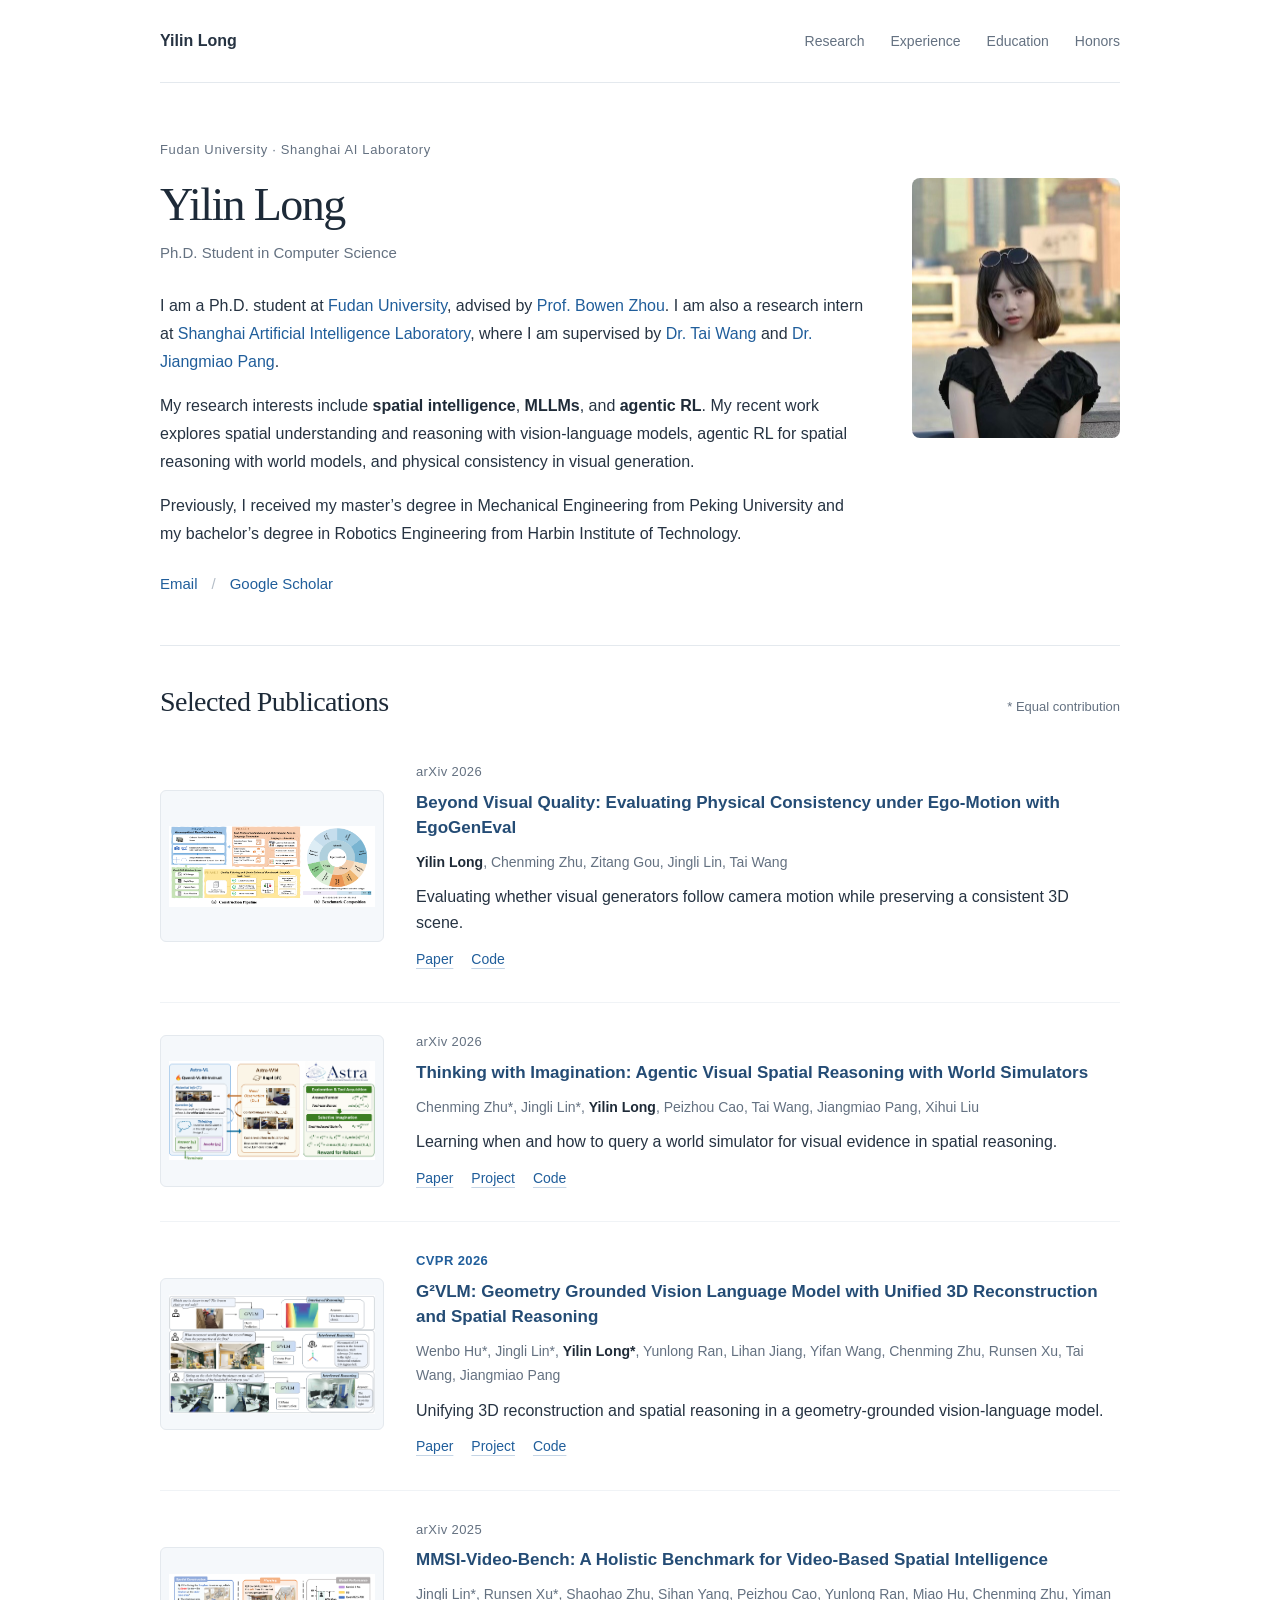
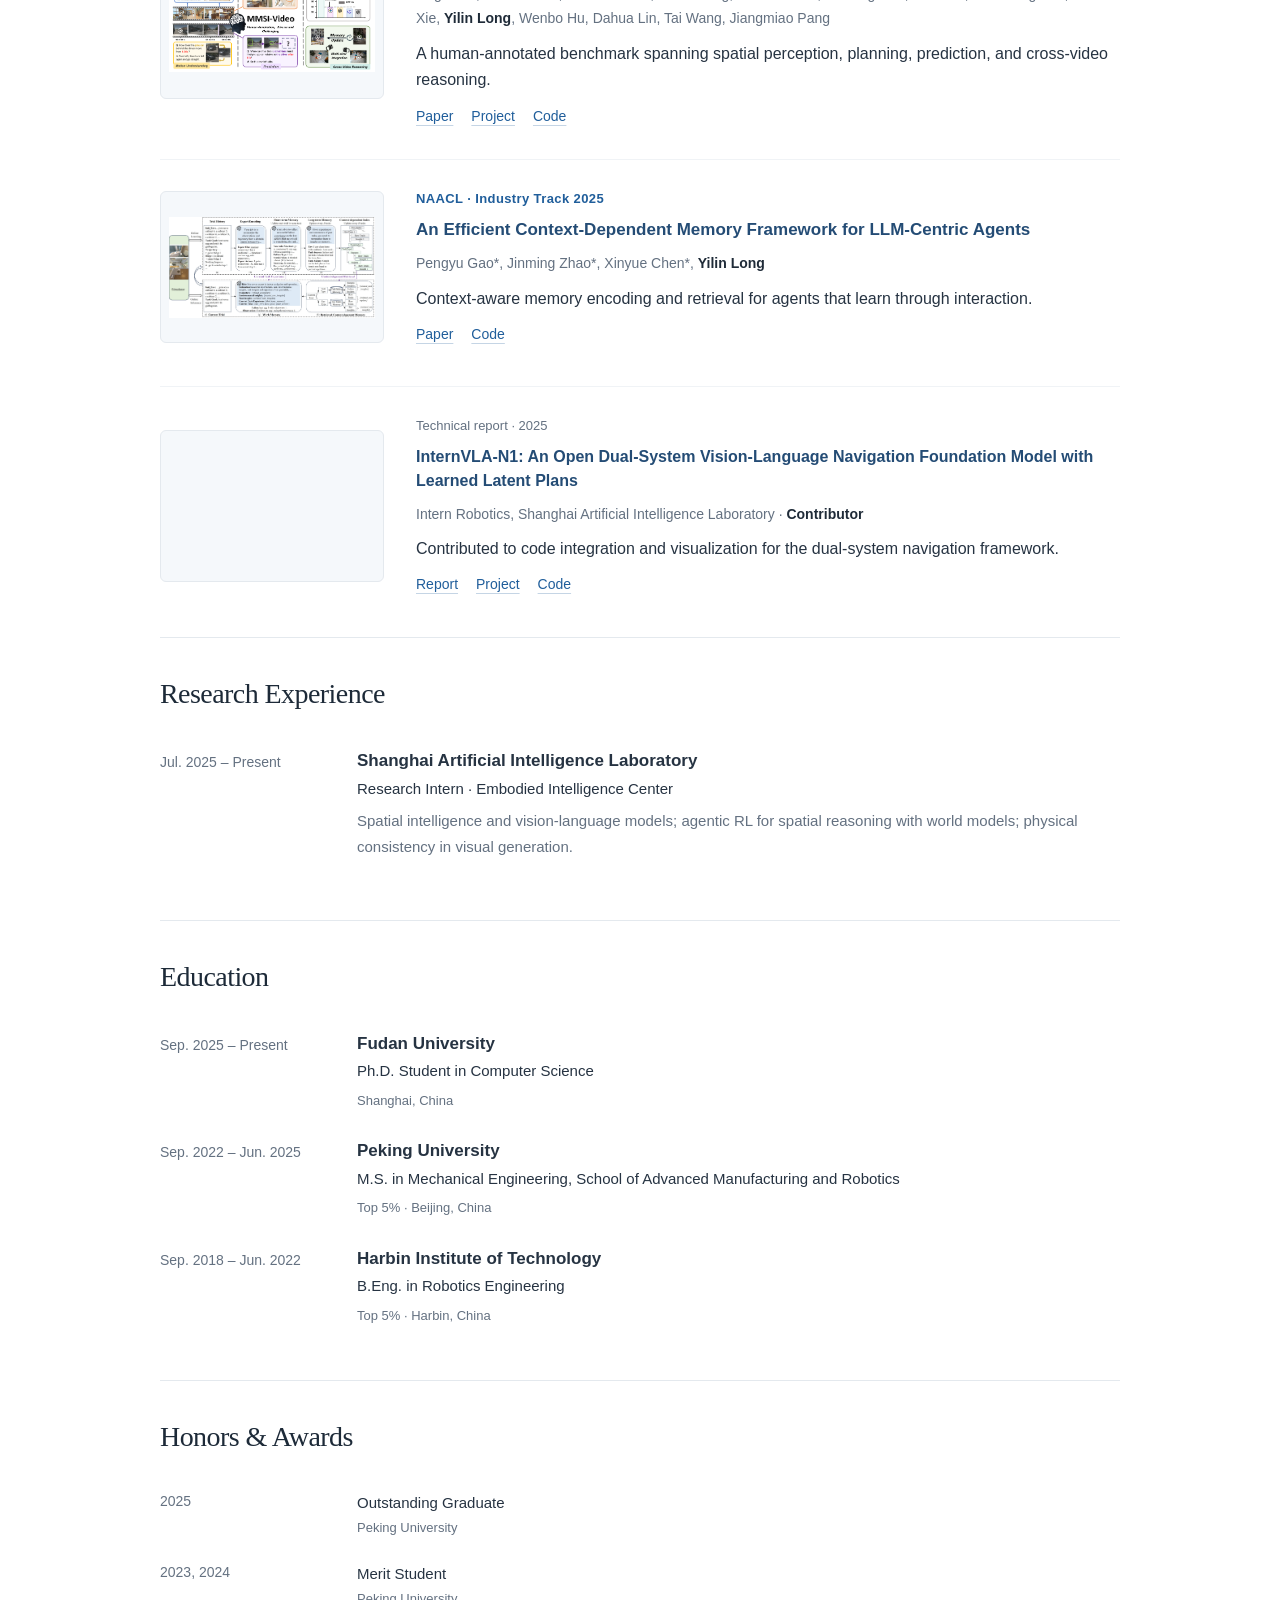
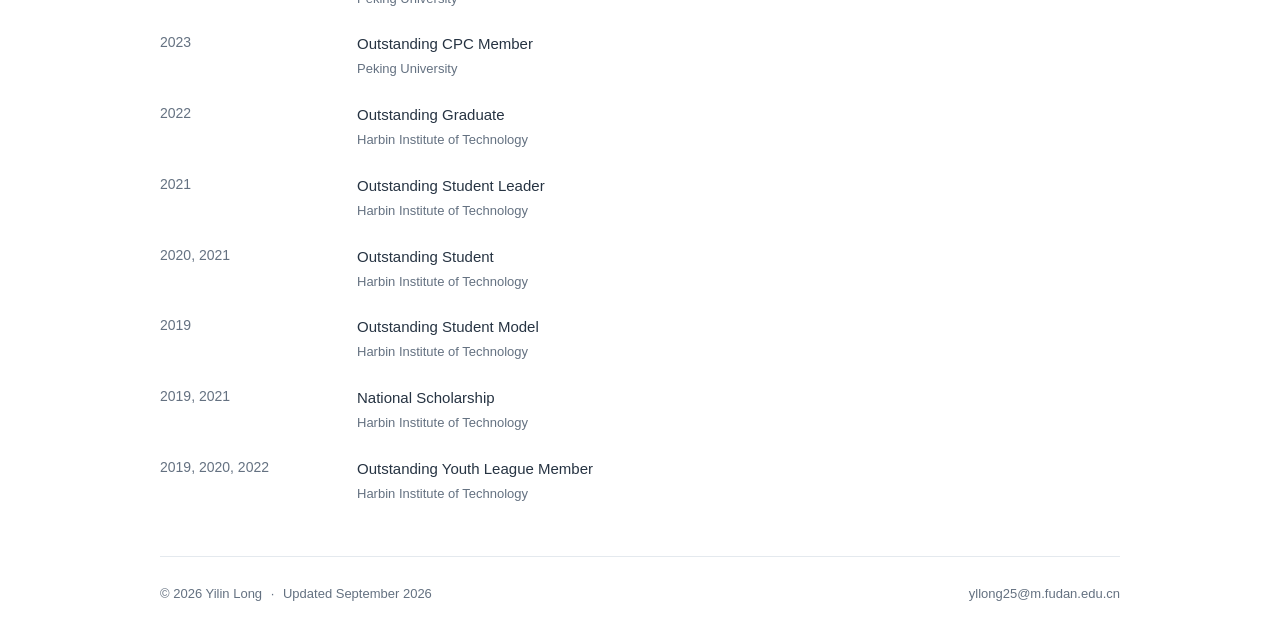
<file: index.html>
<!DOCTYPE html><html lang="en"><head><meta charSet="utf-8"/><meta name="viewport" content="width=device-width, initial-scale=1"/><link rel="stylesheet" href="/_next/static/css/index.w0zeWAyK.css" data-rsc-css-href="/_next/static/css/index.w0zeWAyK.css" data-precedence="vite-rsc/importer-resources"/><link rel="modulepreload" fetchPriority="low" href="/_next/static/chunks/index-NVdwURbg.js"/><script src="/_next/static/chunks/rolldown-runtime-C60lm6uB.js" type="module" async=""></script><script src="/_next/static/chunks/framework-D_rUT4EX.js" type="module" async=""></script><link rel="modulepreload" href="/_next/static/chunks/layout-segment-context-Cg1iQgee.js" crossorigin=""/><link rel="modulepreload" href="/_next/static/chunks/image-Dugl2Phl.js" crossorigin=""/><title>Yilin Long | Spatial Intelligence, MLLMs &amp; Agentic RL</title><meta name="description" content="Yilin Long is a Ph.D. student at Fudan University interested in spatial intelligence, MLLMs, and agentic RL. Recent work includes vision-language models, agentic RL for spatial reasoning with world models, and physical consistency in visual generation."/><meta name="robots" content="index, follow"/><link rel="icon" href="/favicon.svg"/><link rel="canonical" href="https://elaine6107.github.io"/><script>Object.assign(((self[Symbol.for("vinext.navigationRuntime")]??={bootstrap:{routeManifest:null},functions:{}}).bootstrap.rsc??={rsc:[]}),{params:{},nav:{"pathname":"/","searchParams":[]}})</script><link rel="modulepreload" href="/_next/static/chunks/index-NVdwURbg.js" />
</head><body><div class="site-shell"><a class="skip-link" href="#main">Skip to content</a><header class="site-header"><a class="wordmark" href="#about">Yilin Long</a><nav aria-label="Main navigation"><a href="#research">Research</a><a href="#experience">Experience</a><a href="#education">Education</a><a href="#honors">Honors</a></nav></header><main id="main"><section id="about" class="intro" aria-labelledby="name"><div class="intro-copy"><p class="eyebrow">Fudan University · Shanghai AI Laboratory</p><h1 id="name">Yilin Long</h1><p class="position">Ph.D. Student in Computer Science</p><p>I am a Ph.D. student at <a href="https://www.fudan.edu.cn/en/">Fudan University</a>, advised by <a href="https://web.ee.tsinghua.edu.cn/zhoubowen/en/index.htm">Prof. Bowen Zhou</a>. I am also a research intern at <a href="https://www.shlab.org.cn/">Shanghai Artificial Intelligence Laboratory</a>, where I am supervised by <a href="https://taiwang.me/">Dr. Tai Wang</a> and <a href="https://oceanpang.github.io/">Dr. Jiangmiao Pang</a>.</p><p>My research interests include <strong>spatial intelligence</strong>, <strong>MLLMs</strong>, and <strong>agentic RL</strong>. My recent work explores spatial understanding and reasoning with vision-language models, agentic RL for spatial reasoning with world models, and physical consistency in visual generation.</p><p>Previously, I received my master’s degree in Mechanical Engineering from Peking University and my bachelor’s degree in Robotics Engineering from Harbin Institute of Technology.</p><div class="profile-links"><a href="mailto:yllong25@m.fudan.edu.cn">Email</a><span aria-hidden="true">/</span><a href="https://scholar.google.com/citations?user=0pl_8RQAAAAJ&amp;hl=en">Google Scholar</a></div></div><div class="profile-portrait"><img src="/images/portrait.jpg" alt="Yilin Long" width="208" height="260" loading="eager" fetchPriority="high" decoding="async" data-nimg="1"/></div></section><section id="research" class="section research" aria-labelledby="research-title"><div class="section-heading"><h2 id="research-title">Selected Publications</h2><span class="contribution-note">* Equal contribution</span></div><article class="paper" id="egogeneval" aria-labelledby="egogeneval-title"><a class="paper-image" href="https://arxiv.org/abs/2609.11172" aria-label="Read Beyond Visual Quality: Evaluating Physical Consistency under Ego-Motion with EgoGenEval"><img src="/images/egogeneval-overview.png" alt="EgoGenEval benchmark construction and its atomic, chain, and cycle camera-motion tasks" width="224" height="152" loading="lazy" decoding="async" data-nimg="1"/></a><div class="paper-body"><p class="paper-venue preprint">arXiv<!-- --> <!-- -->2026</p><h3 id="egogeneval-title"><a href="https://arxiv.org/abs/2609.11172">Beyond Visual Quality: Evaluating Physical Consistency under Ego-Motion with EgoGenEval</a></h3><p class="authors"><span><strong>Yilin Long</strong></span><span>, <!-- -->Chenming Zhu</span><span>, <!-- -->Zitang Gou</span><span>, <!-- -->Jingli Lin</span><span>, <!-- -->Tai Wang</span></p><p class="paper-summary">Evaluating whether visual generators follow camera motion while preserving a consistent 3D scene.</p><div class="paper-links"><a href="https://arxiv.org/abs/2609.11172">Paper<span class="sr-only">: <!-- -->Beyond Visual Quality: Evaluating Physical Consistency under Ego-Motion with EgoGenEval</span></a><a href="https://github.com/InternRobotics/EgoGenEval">Code<span class="sr-only">: <!-- -->Beyond Visual Quality: Evaluating Physical Consistency under Ego-Motion with EgoGenEval</span></a></div></div></article><article class="paper" id="thinking-with-imagination" aria-labelledby="thinking-with-imagination-title"><a class="paper-image" href="https://arxiv.org/abs/2606.06476" aria-label="Read Thinking with Imagination: Agentic Visual Spatial Reasoning with World Simulators"><img src="/images/thinking-imagination-framework.png" alt="Astra connects a vision-language reasoner to a world simulator that generates new visual observations" width="224" height="152" loading="lazy" decoding="async" data-nimg="1"/></a><div class="paper-body"><p class="paper-venue preprint">arXiv<!-- --> <!-- -->2026</p><h3 id="thinking-with-imagination-title"><a href="https://arxiv.org/abs/2606.06476">Thinking with Imagination: Agentic Visual Spatial Reasoning with World Simulators</a></h3><p class="authors"><span>Chenming Zhu*</span><span>, <!-- -->Jingli Lin*</span><span>, <strong>Yilin Long</strong></span><span>, <!-- -->Peizhou Cao</span><span>, <!-- -->Tai Wang</span><span>, <!-- -->Jiangmiao Pang</span><span>, <!-- -->Xihui Liu</span></p><p class="paper-summary">Learning when and how to query a world simulator for visual evidence in spatial reasoning.</p><div class="paper-links"><a href="https://arxiv.org/abs/2606.06476">Paper<span class="sr-only">: <!-- -->Thinking with Imagination: Agentic Visual Spatial Reasoning with World Simulators</span></a><a href="https://zcmax.github.io/projects/Thinking-With-Imagination/">Project<span class="sr-only">: <!-- -->Thinking with Imagination: Agentic Visual Spatial Reasoning with World Simulators</span></a><a href="https://github.com/ZCMax/Thinking-With-Imagination">Code<span class="sr-only">: <!-- -->Thinking with Imagination: Agentic Visual Spatial Reasoning with World Simulators</span></a></div></div></article><article class="paper" id="g2vlm" aria-labelledby="g2vlm-title"><a class="paper-image" href="https://arxiv.org/abs/2511.21688" aria-label="Read G²VLM: Geometry Grounded Vision Language Model with Unified 3D Reconstruction and Spatial Reasoning"><img src="/images/g2vlm-teaser.png" alt="G²VLM uses depth prediction, camera pose estimation, and point cloud reconstruction for spatial reasoning" width="224" height="152" loading="lazy" decoding="async" data-nimg="1"/></a><div class="paper-body"><p class="paper-venue ">CVPR<!-- --> <!-- -->2026</p><h3 id="g2vlm-title"><a href="https://arxiv.org/abs/2511.21688">G²VLM: Geometry Grounded Vision Language Model with Unified 3D Reconstruction and Spatial Reasoning</a></h3><p class="authors"><span>Wenbo Hu*</span><span>, <!-- -->Jingli Lin*</span><span>, <strong>Yilin Long*</strong></span><span>, <!-- -->Yunlong Ran</span><span>, <!-- -->Lihan Jiang</span><span>, <!-- -->Yifan Wang</span><span>, <!-- -->Chenming Zhu</span><span>, <!-- -->Runsen Xu</span><span>, <!-- -->Tai Wang</span><span>, <!-- -->Jiangmiao Pang</span></p><p class="paper-summary">Unifying 3D reconstruction and spatial reasoning in a geometry-grounded vision-language model.</p><div class="paper-links"><a href="https://arxiv.org/abs/2511.21688">Paper<span class="sr-only">: <!-- -->G²VLM: Geometry Grounded Vision Language Model with Unified 3D Reconstruction and Spatial Reasoning</span></a><a href="https://gordonhu608.github.io/g2vlm.github.io/">Project<span class="sr-only">: <!-- -->G²VLM: Geometry Grounded Vision Language Model with Unified 3D Reconstruction and Spatial Reasoning</span></a><a href="https://github.com/InternRobotics/G2VLM">Code<span class="sr-only">: <!-- -->G²VLM: Geometry Grounded Vision Language Model with Unified 3D Reconstruction and Spatial Reasoning</span></a></div></div></article><article class="paper" id="mmsi-video" aria-labelledby="mmsi-video-title"><a class="paper-image" href="https://arxiv.org/abs/2512.10863" aria-label="Read MMSI-Video-Bench: A Holistic Benchmark for Video-Based Spatial Intelligence"><img src="/images/mmsi-video-teaser.png" alt="MMSI-Video-Bench tasks include spatial construction, planning, motion understanding, prediction, and cross-video reasoning" width="224" height="152" loading="lazy" decoding="async" data-nimg="1"/></a><div class="paper-body"><p class="paper-venue preprint">arXiv<!-- --> <!-- -->2025</p><h3 id="mmsi-video-title"><a href="https://arxiv.org/abs/2512.10863">MMSI-Video-Bench: A Holistic Benchmark for Video-Based Spatial Intelligence</a></h3><p class="authors"><span>Jingli Lin*</span><span>, <!-- -->Runsen Xu*</span><span>, <!-- -->Shaohao Zhu</span><span>, <!-- -->Sihan Yang</span><span>, <!-- -->Peizhou Cao</span><span>, <!-- -->Yunlong Ran</span><span>, <!-- -->Miao Hu</span><span>, <!-- -->Chenming Zhu</span><span>, <!-- -->Yiman Xie</span><span>, <strong>Yilin Long</strong></span><span>, <!-- -->Wenbo Hu</span><span>, <!-- -->Dahua Lin</span><span>, <!-- -->Tai Wang</span><span>, <!-- -->Jiangmiao Pang</span></p><p class="paper-summary">A human-annotated benchmark spanning spatial perception, planning, prediction, and cross-video reasoning.</p><div class="paper-links"><a href="https://arxiv.org/abs/2512.10863">Paper<span class="sr-only">: <!-- -->MMSI-Video-Bench: A Holistic Benchmark for Video-Based Spatial Intelligence</span></a><a href="https://rbler1234.github.io/MMSI-VIdeo-Bench.github.io/">Project<span class="sr-only">: <!-- -->MMSI-Video-Bench: A Holistic Benchmark for Video-Based Spatial Intelligence</span></a><a href="https://github.com/InternRobotics/MMSI-Video-Bench">Code<span class="sr-only">: <!-- -->MMSI-Video-Bench: A Holistic Benchmark for Video-Based Spatial Intelligence</span></a></div></div></article><article class="paper" id="cdmem" aria-labelledby="cdmem-title"><a class="paper-image" href="https://aclanthology.org/2025.naacl-industry.80/" aria-label="Read An Efficient Context-Dependent Memory Framework for LLM-Centric Agents"><img src="/images/cdmem-overview.png" alt="CDMem framework with expert encoding, short-term and long-term memory, and context-dependent retrieval" width="224" height="152" loading="lazy" decoding="async" data-nimg="1"/></a><div class="paper-body"><p class="paper-venue ">NAACL · Industry Track<!-- --> <!-- -->2025</p><h3 id="cdmem-title"><a href="https://aclanthology.org/2025.naacl-industry.80/">An Efficient Context-Dependent Memory Framework for LLM-Centric Agents</a></h3><p class="authors"><span>Pengyu Gao*</span><span>, <!-- -->Jinming Zhao*</span><span>, <!-- -->Xinyue Chen*</span><span>, <strong>Yilin Long</strong></span></p><p class="paper-summary">Context-aware memory encoding and retrieval for agents that learn through interaction.</p><div class="paper-links"><a href="https://aclanthology.org/2025.naacl-industry.80/">Paper<span class="sr-only">: <!-- -->An Efficient Context-Dependent Memory Framework for LLM-Centric Agents</span></a><a href="https://github.com/piri-gao/CDMem">Code<span class="sr-only">: <!-- -->An Efficient Context-Dependent Memory Framework for LLM-Centric Agents</span></a></div></div></article><article class="paper technical-report" aria-labelledby="internvla-title"><a class="paper-image" href="https://internrobotics.github.io/internvla-n1.github.io/static/pdfs/InternVLA_N1.pdf" aria-label="Read the InternVLA-N1 technical report"><img src="/images/internvla-preview.jpg" alt="InternVLA-N1 navigation demonstrations, benchmark results, and dual-system inference examples from Figure 1 of the technical report" width="3250" height="1894" loading="lazy" decoding="async" data-nimg="1"/></a><div class="paper-body"><p class="report-label">Technical report · 2025</p><h3 id="internvla-title"><a href="https://internrobotics.github.io/internvla-n1.github.io/">InternVLA-N1: An Open Dual-System Vision-Language Navigation Foundation Model with Learned Latent Plans</a></h3><p class="authors">Intern Robotics, Shanghai Artificial Intelligence Laboratory · <strong>Contributor</strong></p><p class="paper-summary">Contributed to code integration and visualization for the dual-system navigation framework.</p><div class="paper-links"><a href="https://internrobotics.github.io/internvla-n1.github.io/static/pdfs/InternVLA_N1.pdf">Report<span class="sr-only">: InternVLA-N1</span></a><a href="https://internrobotics.github.io/internvla-n1.github.io/">Project<span class="sr-only">: InternVLA-N1</span></a><a href="https://github.com/InternRobotics/InternNav">Code<span class="sr-only">: InternVLA-N1</span></a></div></div></article></section><section id="experience" class="section" aria-labelledby="experience-title"><h2 id="experience-title">Research Experience</h2><div class="timeline-row experience-row"><p class="date">Jul. 2025 – Present</p><div><h3>Shanghai Artificial Intelligence Laboratory</h3><p class="role">Research Intern · Embodied Intelligence Center</p><p class="experience-detail">Spatial intelligence and vision-language models; agentic RL for spatial reasoning with world models; physical consistency in visual generation.</p></div></div></section><section id="education" class="section" aria-labelledby="education-title"><h2 id="education-title">Education</h2><div class="timeline-row"><p class="date">Sep. 2025 – Present</p><div><h3>Fudan University</h3><p class="degree">Ph.D. Student in Computer Science</p><p class="education-detail">Shanghai, China</p></div></div><div class="timeline-row"><p class="date">Sep. 2022 – Jun. 2025</p><div><h3>Peking University</h3><p class="degree">M.S. in Mechanical Engineering, School of Advanced Manufacturing and Robotics</p><p class="education-detail">Top 5% · Beijing, China</p></div></div><div class="timeline-row"><p class="date">Sep. 2018 – Jun. 2022</p><div><h3>Harbin Institute of Technology</h3><p class="degree">B.Eng. in Robotics Engineering</p><p class="education-detail">Top 5% · Harbin, China</p></div></div></section><section id="honors" class="section honors-section" aria-labelledby="honors-title"><h2 id="honors-title">Honors &amp; Awards</h2><ul class="honors-list"><li class="honor-row"><span class="date">2025</span><div><span class="honor-title">Outstanding Graduate</span><span class="honor-institution">Peking University</span></div></li><li class="honor-row"><span class="date">2023, 2024</span><div><span class="honor-title">Merit Student</span><span class="honor-institution">Peking University</span></div></li><li class="honor-row"><span class="date">2023</span><div><span class="honor-title">Outstanding CPC Member</span><span class="honor-institution">Peking University</span></div></li><li class="honor-row"><span class="date">2022</span><div><span class="honor-title">Outstanding Graduate</span><span class="honor-institution">Harbin Institute of Technology</span></div></li><li class="honor-row"><span class="date">2021</span><div><span class="honor-title">Outstanding Student Leader</span><span class="honor-institution">Harbin Institute of Technology</span></div></li><li class="honor-row"><span class="date">2020, 2021</span><div><span class="honor-title">Outstanding Student</span><span class="honor-institution">Harbin Institute of Technology</span></div></li><li class="honor-row"><span class="date">2019</span><div><span class="honor-title">Outstanding Student Model</span><span class="honor-institution">Harbin Institute of Technology</span></div></li><li class="honor-row"><span class="date">2019, 2021</span><div><span class="honor-title">National Scholarship</span><span class="honor-institution">Harbin Institute of Technology</span></div></li><li class="honor-row"><span class="date">2019, 2020, 2022</span><div><span class="honor-title">Outstanding Youth League Member</span><span class="honor-institution">Harbin Institute of Technology</span></div></li></ul></section></main><footer><p>© 2026 Yilin Long <span class="footer-dot">·</span> Updated September 2026</p><a href="mailto:yllong25@m.fudan.edu.cn">yllong25@m.fudan.edu.cn</a></footer></div><script type="module" src="/_next/static/chunks/index-NVdwURbg.js" id="_R_" async=""></script><script>((self[Symbol.for("vinext.navigationRuntime")]??={bootstrap:{routeManifest:null},functions:{}}).bootstrap.rsc??={rsc:[]}).rsc.push("0:{\"page:/\":\"$L1\",\"layout:/\":\"$L2\",\"route:/\":\"$L3\",\"__route\":\"route:/\",\"__interceptionContext\":null,\"__layoutIds\":[\"layout:/\"],\"__rootLayout\":\"/\",\"__bfcacheSegmentIdentities\":{\"layout:/\":\"[\\\"layout\\\",\\\"layout:/\\\",\\\"root-boundary:/\\\",\\\"\\\"]\",\"page:/\":\"[\\\"page\\\",\\\"page:/\\\",\\\"root-boundary:/\\\",\\\"\\\"]\"},\"__srcPage\":[\"page\"],\"__layoutFlags\":{\"layout:/\":\"s\"},\"__artifactCompatibility\":{\"schemaVersion\":1,\"graphVersion\":\"app-route-graph:1177fd80f83fa7b0\",\"deploymentVersion\":\"5d9de7da-aa3a-4a32-a76f-7d434d0f2de5\",\"appElementsSchemaVersion\":1,\"rscPayloadSchemaVersion\":1,\"rootBoundaryId\":\"/\",\"renderEpoch\":null}}\n")</script><script>((self[Symbol.for("vinext.navigationRuntime")]??={bootstrap:{routeManifest:null},functions:{}}).bootstrap.rsc??={rsc:[]}).rsc.push("4:I[\"8c0f216c4604\",[],\"Children\",1]\n")</script><script>((self[Symbol.for("vinext.navigationRuntime")]??={bootstrap:{routeManifest:null},functions:{}}).bootstrap.rsc??={rsc:[]}).rsc.push("5:I[\"593f344dc510\",[],\"GlobalErrorBoundary\",1]\n")</script><script>((self[Symbol.for("vinext.navigationRuntime")]??={bootstrap:{routeManifest:null},functions:{}}).bootstrap.rsc??={rsc:[]}).rsc.push("6:I[\"0b874ad30386\",[],\"default\",1]\n")</script><script>((self[Symbol.for("vinext.navigationRuntime")]??={bootstrap:{routeManifest:null},functions:{}}).bootstrap.rsc??={rsc:[]}).rsc.push("7:I[\"593f344dc510\",[],\"ErrorBoundary\",1]\n")</script><script>((self[Symbol.for("vinext.navigationRuntime")]??={bootstrap:{routeManifest:null},functions:{}}).bootstrap.rsc??={rsc:[]}).rsc.push("8:I[\"15c18cfaeeff\",[],\"LayoutSegmentProvider\",1]\n")</script><script>((self[Symbol.for("vinext.navigationRuntime")]??={bootstrap:{routeManifest:null},functions:{}}).bootstrap.rsc??={rsc:[]}).rsc.push("9:I[\"8c0f216c4604\",[],\"Slot\",1]\n")</script><script>((self[Symbol.for("vinext.navigationRuntime")]??={bootstrap:{routeManifest:null},functions:{}}).bootstrap.rsc??={rsc:[]}).rsc.push("a:I[\"593f344dc510\",[],\"NotFoundBoundary\",1]\n")</script><script>((self[Symbol.for("vinext.navigationRuntime")]??={bootstrap:{routeManifest:null},functions:{}}).bootstrap.rsc??={rsc:[]}).rsc.push("b:I[\"9276801271d6\",[],\"AppRouterScrollTarget\",1]\n")</script><script>((self[Symbol.for("vinext.navigationRuntime")]??={bootstrap:{routeManifest:null},functions:{}}).bootstrap.rsc??={rsc:[]}).rsc.push("c:I[\"593f344dc510\",[],\"RedirectBoundary\",1]\n")</script><script>((self[Symbol.for("vinext.navigationRuntime")]??={bootstrap:{routeManifest:null},functions:{}}).bootstrap.rsc??={rsc:[]}).rsc.push(":HL[\"/_next/static/css/index.w0zeWAyK.css\",\"style\"     ]\n")</script><script>((self[Symbol.for("vinext.navigationRuntime")]??={bootstrap:{routeManifest:null},functions:{}}).bootstrap.rsc??={rsc:[]}).rsc.push("2:[[[\"$\",\"link\",\"css:/_next/static/css/index.w0zeWAyK.css\",{\"rel\":\"stylesheet\",\"precedence\":\"vite-rsc/importer-resources\",\"href\":\"/_next/static/css/index.w0zeWAyK.css\",\"data-rsc-css-href\":\"/_next/static/css/index.w0zeWAyK.css\"}],\"$undefined\"],[\"$\",\"html\",null,{\"lang\":\"en\",\"children\":[\"$\",\"body\",null,{\"children\":[\"$\",\"$L4\",null,{}]}]}]]\n")</script><script>((self[Symbol.for("vinext.navigationRuntime")]??={bootstrap:{routeManifest:null},functions:{}}).bootstrap.rsc??={rsc:[]}).rsc.push("3:[[[\"$\",\"meta\",null,{\"charSet\":\"utf-8\"}],[[\"$\",\"title\",\"0\",{\"children\":\"Yilin Long | Spatial Intelligence, MLLMs \u0026 Agentic RL\"}],[\"$\",\"meta\",\"1\",{\"name\":\"description\",\"content\":\"Yilin Long is a Ph.D. student at Fudan University interested in spatial intelligence, MLLMs, and agentic RL. Recent work includes vision-language models, agentic RL for spatial reasoning with world models, and physical consistency in visual generation.\"}],[\"$\",\"meta\",\"2\",{\"name\":\"robots\",\"content\":\"index, follow\"}],[\"$\",\"link\",\"3\",{\"data-vinext-streamed-icon\":\"$undefined\",\"rel\":\"icon\",\"href\":\"/favicon.svg\",\"type\":\"$undefined\",\"sizes\":\"$undefined\",\"color\":\"$undefined\",\"media\":\"$undefined\",\"fetchPriority\":\"$undefined\"}],[\"$\",\"link\",\"4\",{\"rel\":\"canonical\",\"href\":\"https://elaine6107.github.io\"}]],[[\"$\",\"meta\",\"0\",{\"name\":\"viewport\",\"content\":\"width=device-width, initial-scale=1\"}]]],[\"$\",\"$L5\",null,{\"fallback\":\"$6\",\"children\":[\"$\",\"$L7\",null,{\"fallback\":\"$6\",\"children\":[\"$\",\"$L8\",null,{\"providerId\":\"layout:/\",\"segmentMap\":{\"children\":[]},\"children\":[\"$\",\"$L9\",null,{\"id\":\"layout:/\",\"parallelSlots\":\"$undefined\",\"children\":[\"$\",\"$La\",null,{\"resetKey\":\"\",\"fallback\":[[\"$\",\"title\",null,{\"children\":\"404: This page could not be found.\"}],[\"$\",\"div\",null,{\"style\":{\"fontFamily\":\"system-ui,\\\"Segoe UI\\\",Roboto,Helvetica,Arial,sans-serif,\\\"Apple Color Emoji\\\",\\\"Segoe UI Emoji\\\"\",\"height\":\"100vh\",\"textAlign\":\"center\",\"display\":\"flex\",\"flexDirection\":\"column\",\"alignItems\":\"center\",\"justifyContent\":\"center\"},\"children\":[\"$\",\"div\",null,{\"children\":[[\"$\",\"style\",null,{\"dangerouslySetInnerHTML\":{\"__html\":\"body{color:#000;background:#fff;margin:0}.next-error-h1{border-right:1px solid rgba(0,0,0,.3)}@media (prefers-color-scheme:dark){body{color:#fff;background:#000}.next-error-h1{border-right:1px solid rgba(255,255,255,.3)}}\"}}],[\"$\",\"h1\",null,{\"className\":\"next-error-h1\",\"style\":{\"display\":\"inline-block\",\"margin\":\"0 20px 0 0\",\"padding\":\"0 23px 0 0\",\"fontSize\":24,\"fontWeight\":500,\"verticalAlign\":\"top\",\"lineHeight\":\"49px\"},\"children\":404}],[\"$\",\"div\",null,{\"style\":{\"display\":\"inline-block\"},\"children\":[\"$\",\"h2\",null,{\"style\":{\"fontSize\":14,\"fontWeight\":400,\"lineHeight\":\"49px\",\"margin\":0},\"children\":\"This page could not be found.\"}]}]]}]}]],\"children\":[\"$\",\"$Lb\",null,{\"children\":[\"$\",\"$Lc\",null,{\"children\":[[\"$\",\"$L8\",null,{\"providerId\":\"page:/\",\"segmentMap\":{\"children\":[\"__PAGE__\"]},\"children\":[\"$\",\"$L9\",null,{\"id\":\"page:/\"}]}],null]}]}]}]}]}]}]}],null,null]\n")</script><script>((self[Symbol.for("vinext.navigationRuntime")]??={bootstrap:{routeManifest:null},functions:{}}).bootstrap.rsc??={rsc:[]}).rsc.push("d:I[\"9fb86276be8f\",[],\"default\",1]\n")</script><script>((self[Symbol.for("vinext.navigationRuntime")]??={bootstrap:{routeManifest:null},functions:{}}).bootstrap.rsc??={rsc:[]}).rsc.push("1:[\"$\",\"div\",null,{\"className\":\"site-shell\",\"children\":[[\"$\",\"a\",null,{\"className\":\"skip-link\",\"href\":\"#main\",\"children\":\"Skip to content\"}],[\"$\",\"header\",null,{\"className\":\"site-header\",\"children\":[[\"$\",\"a\",null,{\"className\":\"wordmark\",\"href\":\"#about\",\"children\":\"Yilin Long\"}],[\"$\",\"nav\",null,{\"aria-label\":\"Main navigation\",\"children\":[[\"$\",\"a\",null,{\"href\":\"#research\",\"children\":\"Research\"}],[\"$\",\"a\",null,{\"href\":\"#experience\",\"children\":\"Experience\"}],[\"$\",\"a\",null,{\"href\":\"#education\",\"children\":\"Education\"}],[\"$\",\"a\",null,{\"href\":\"#honors\",\"children\":\"Honors\"}]]}]]}],[\"$\",\"main\",null,{\"id\":\"main\",\"children\":[[\"$\",\"section\",null,{\"id\":\"about\",\"className\":\"intro\",\"aria-labelledby\":\"name\",\"children\":[[\"$\",\"div\",null,{\"className\":\"intro-copy\",\"children\":[[\"$\",\"p\",null,{\"className\":\"eyebrow\",\"children\":\"Fudan University · Shanghai AI Laboratory\"}],[\"$\",\"h1\",null,{\"id\":\"name\",\"children\":\"Yilin Long\"}],[\"$\",\"p\",null,{\"className\":\"position\",\"children\":\"Ph.D. Student in Computer Science\"}],[\"$\",\"p\",null,{\"children\":[\"I am a Ph.D. student at \",[\"$\",\"a\",null,{\"href\":\"https://www.fudan.edu.cn/en/\",\"children\":\"Fudan University\"}],\", advised by \",[\"$\",\"a\",null,{\"href\":\"https://web.ee.tsinghua.edu.cn/zhoubowen/en/index.htm\",\"children\":\"Prof. Bowen Zhou\"}],\". I am also a research intern at \",[\"$\",\"a\",null,{\"href\":\"https://www.shlab.org.cn/\",\"children\":\"Shanghai Artificial Intelligence Laboratory\"}],\", where I am supervised by \",[\"$\",\"a\",null,{\"href\":\"https://taiwang.me/\",\"children\":\"Dr. Tai Wang\"}],\" and \",[\"$\",\"a\",null,{\"href\":\"https://oceanpang.github.io/\",\"children\":\"Dr. Jiangmiao Pang\"}],\".\"]}],[\"$\",\"p\",null,{\"children\":[\"My research interests include \",[\"$\",\"strong\",null,{\"children\":\"spatial intelligence\"}],\", \",[\"$\",\"strong\",null,{\"children\":\"MLLMs\"}],\", and \",[\"$\",\"strong\",null,{\"children\":\"agentic RL\"}],\". My recent work explores spatial understanding and reasoning with vision-language models, agentic RL for spatial reasoning with world models, and physical consistency in visual generation.\"]}],[\"$\",\"p\",null,{\"children\":\"Previously, I received my master’s degree in Mechanical Engineering from Peking University and my bachelor’s degree in Robotics Engineering from Harbin Institute of Technology.\"}],[\"$\",\"div\",null,{\"className\":\"profile-links\",\"children\":[[\"$\",\"a\",null,{\"href\":\"mailto:yllong25@m.fudan.edu.cn\",\"children\":\"Email\"}],[\"$\",\"span\",null,{\"aria-hidden\":\"true\",\"children\":\"/\"}],[\"$\",\"a\",null,{\"href\":\"https://scholar.google.com/citations?user=0pl_8RQAAAAJ\u0026hl=en\",\"children\":\"Google Scholar\"}]]}]]}],[\"$\",\"div\",null,{\"className\":\"profile-portrait\",\"children\":[\"$\",\"$Ld\",null,{\"src\":\"/images/portrait.jpg\",\"alt\":\"Yilin Long\",\"width\":208,\"height\":260,\"unoptimized\":true,\"priority\":true}]}]]}],[\"$\",\"section\",null,{\"id\":\"research\",\"className\":\"section research\",\"aria-labelledby\":\"research-title\",\"children\":[[\"$\",\"div\",null,{\"className\":\"section-heading\",\"children\":[[\"$\",\"h2\",null,{\"id\":\"research-title\",\"children\":\"Selected Publications\"}],[\"$\",\"span\",null,{\"className\":\"contribution-note\",\"children\":\"* Equal contribution\"}]]}],[[\"$\",\"article\",\"egogeneval\",{\"className\":\"paper\",\"id\":\"egogeneval\",\"aria-labelledby\":\"egogeneval-title\",\"children\":[[\"$\",\"a\",null,{\"className\":\"paper-image\",\"href\":\"https://arxiv.org/abs/2609.11172\",\"aria-label\":\"Read Beyond Visual Quality: Evaluating Physical Consistency under Ego-Motion with EgoGenEval\",\"children\":[\"$\",\"$Ld\",null,{\"src\":\"/images/egogeneval-overview.png\",\"alt\":\"EgoGenEval benchmark construction and its atomic, chain, and cycle camera-motion tasks\",\"width\":224,\"height\":152,\"loading\":\"lazy\",\"unoptimized\":true}]}],[\"$\",\"div\",null,{\"className\":\"paper-body\",\"children\":[[\"$\",\"p\",null,{\"className\":\"paper-venue preprint\",\"children\":[\"arXiv\",\" \",2026]}],[\"$\",\"h3\",null,{\"id\":\"egogeneval-title\",\"children\":[\"$\",\"a\",null,{\"href\":\"https://arxiv.org/abs/2609.11172\",\"children\":\"Beyond Visual Quality: Evaluating Physical Consistency under Ego-Motion with EgoGenEval\"}]}],[\"$\",\"p\",null,{\"className\":\"authors\",\"children\":[[\"$\",\"span\",\"Yilin Long\",{\"children\":[false,[\"$\",\"strong\",null,{\"children\":\"Yilin Long\"}]]}],[\"$\",\"span\",\"Chenming Zhu\",{\"children\":[\", \",\"Chenming Zhu\"]}],[\"$\",\"span\",\"Zitang Gou\",{\"children\":[\", \",\"Zitang Gou\"]}],[\"$\",\"span\",\"Jingli Lin\",{\"children\":[\", \",\"Jingli Lin\"]}],[\"$\",\"span\",\"Tai Wang\",{\"children\":[\", \",\"Tai Wang\"]}]]}],[\"$\",\"p\",null,{\"className\":\"paper-summary\",\"children\":\"Evaluating whether visual generators follow camera motion while preserving a consistent 3D scene.\"}],\"$Le\"]}]]}],\"$Lf\",\"$L10\",\"$L11\",\"$L12\"],\"$L13\"]}],\"$L14\",\"$L15\",\"$L16\"]}],\"$L17\"]}]\n")</script><script>((self[Symbol.for("vinext.navigationRuntime")]??={bootstrap:{routeManifest:null},functions:{}}).bootstrap.rsc??={rsc:[]}).rsc.push("e:[\"$\",\"div\",null,{\"className\":\"paper-links\",\"children\":[[\"$\",\"a\",\"Paper\",{\"href\":\"https://arxiv.org/abs/2609.11172\",\"children\":[\"Paper\",[\"$\",\"span\",null,{\"className\":\"sr-only\",\"children\":[\": \",\"Beyond Visual Quality: Evaluating Physical Consistency under Ego-Motion with EgoGenEval\"]}]]}],[\"$\",\"a\",\"Code\",{\"href\":\"https://github.com/InternRobotics/EgoGenEval\",\"children\":[\"Code\",[\"$\",\"span\",null,{\"className\":\"sr-only\",\"children\":[\": \",\"Beyond Visual Quality: Evaluating Physical Consistency under Ego-Motion with EgoGenEval\"]}]]}]]}]\n")</script><script>((self[Symbol.for("vinext.navigationRuntime")]??={bootstrap:{routeManifest:null},functions:{}}).bootstrap.rsc??={rsc:[]}).rsc.push("f:[\"$\",\"article\",\"thinking-with-imagination\",{\"className\":\"paper\",\"id\":\"thinking-with-imagination\",\"aria-labelledby\":\"thinking-with-imagination-title\",\"children\":[[\"$\",\"a\",null,{\"className\":\"paper-image\",\"href\":\"https://arxiv.org/abs/2606.06476\",\"aria-label\":\"Read Thinking with Imagination: Agentic Visual Spatial Reasoning with World Simulators\",\"children\":[\"$\",\"$Ld\",null,{\"src\":\"/images/thinking-imagination-framework.png\",\"alt\":\"Astra connects a vision-language reasoner to a world simulator that generates new visual observations\",\"width\":224,\"height\":152,\"loading\":\"lazy\",\"unoptimized\":true}]}],[\"$\",\"div\",null,{\"className\":\"paper-body\",\"children\":[[\"$\",\"p\",null,{\"className\":\"paper-venue preprint\",\"children\":[\"arXiv\",\" \",2026]}],[\"$\",\"h3\",null,{\"id\":\"thinking-with-imagination-title\",\"children\":[\"$\",\"a\",null,{\"href\":\"https://arxiv.org/abs/2606.06476\",\"children\":\"Thinking with Imagination: Agentic Visual Spatial Reasoning with World Simulators\"}]}],[\"$\",\"p\",null,{\"className\":\"authors\",\"children\":[[\"$\",\"span\",\"Chenming Zhu*\",{\"children\":[false,\"Chenming Zhu*\"]}],[\"$\",\"span\",\"Jingli Lin*\",{\"children\":[\", \",\"Jingli Lin*\"]}],[\"$\",\"span\",\"Yilin Long\",{\"children\":[\", \",[\"$\",\"strong\",null,{\"children\":\"Yilin Long\"}]]}],[\"$\",\"span\",\"Peizhou Cao\",{\"children\":[\", \",\"Peizhou Cao\"]}],[\"$\",\"span\",\"Tai Wang\",{\"children\":[\", \",\"Tai Wang\"]}],[\"$\",\"span\",\"Jiangmiao Pang\",{\"children\":[\", \",\"Jiangmiao Pang\"]}],[\"$\",\"span\",\"Xihui Liu\",{\"children\":[\", \",\"Xihui Liu\"]}]]}],[\"$\",\"p\",null,{\"className\":\"paper-summary\",\"children\":\"Learning when and how to query a world simulator for visual evidence in spatial reasoning.\"}],[\"$\",\"div\",null,{\"className\":\"paper-links\",\"children\":[[\"$\",\"a\",\"Paper\",{\"href\":\"https://arxiv.org/abs/2606.06476\",\"children\":[\"Paper\",[\"$\",\"span\",null,{\"className\":\"sr-only\",\"children\":[\": \",\"Thinking with Imagination: Agentic Visual Spatial Reasoning with World Simulators\"]}]]}],[\"$\",\"a\",\"Project\",{\"href\":\"https://zcmax.github.io/projects/Thinking-With-Imagination/\",\"children\":[\"Project\",[\"$\",\"span\",null,{\"className\":\"sr-only\",\"children\":[\": \",\"Thinking with Imagination: Agentic Visual Spatial Reasoning with World Simulators\"]}]]}],[\"$\",\"a\",\"Code\",{\"href\":\"https://github.com/ZCMax/Thinking-With-Imagination\",\"children\":[\"Code\",[\"$\",\"span\",null,{\"className\":\"sr-only\",\"children\":[\": \",\"Thinking with Imagination: Agentic Visual Spatial Reasoning with World Simulators\"]}]]}]]}]]}]]}]\n")</script><script>((self[Symbol.for("vinext.navigationRuntime")]??={bootstrap:{routeManifest:null},functions:{}}).bootstrap.rsc??={rsc:[]}).rsc.push("10:[\"$\",\"article\",\"g2vlm\",{\"className\":\"paper\",\"id\":\"g2vlm\",\"aria-labelledby\":\"g2vlm-title\",\"children\":[[\"$\",\"a\",null,{\"className\":\"paper-image\",\"href\":\"https://arxiv.org/abs/2511.21688\",\"aria-label\":\"Read G²VLM: Geometry Grounded Vision Language Model with Unified 3D Reconstruction and Spatial Reasoning\",\"children\":[\"$\",\"$Ld\",null,{\"src\":\"/images/g2vlm-teaser.png\",\"alt\":\"G²VLM uses depth prediction, camera pose estimation, and point cloud reconstruction for spatial reasoning\",\"width\":224,\"height\":152,\"loading\":\"lazy\",\"unoptimized\":true}]}],[\"$\",\"div\",null,{\"className\":\"paper-body\",\"children\":[[\"$\",\"p\",null,{\"className\":\"paper-venue \",\"children\":[\"CVPR\",\" \",2026]}],[\"$\",\"h3\",null,{\"id\":\"g2vlm-title\",\"children\":[\"$\",\"a\",null,{\"href\":\"https://arxiv.org/abs/2511.21688\",\"children\":\"G²VLM: Geometry Grounded Vision Language Model with Unified 3D Reconstruction and Spatial Reasoning\"}]}],[\"$\",\"p\",null,{\"className\":\"authors\",\"children\":[[\"$\",\"span\",\"Wenbo Hu*\",{\"children\":[false,\"Wenbo Hu*\"]}],[\"$\",\"span\",\"Jingli Lin*\",{\"children\":[\", \",\"Jingli Lin*\"]}],[\"$\",\"span\",\"Yilin Long*\",{\"children\":[\", \",[\"$\",\"strong\",null,{\"children\":\"Yilin Long*\"}]]}],[\"$\",\"span\",\"Yunlong Ran\",{\"children\":[\", \",\"Yunlong Ran\"]}],[\"$\",\"span\",\"Lihan Jiang\",{\"children\":[\", \",\"Lihan Jiang\"]}],[\"$\",\"span\",\"Yifan Wang\",{\"children\":[\", \",\"Yifan Wang\"]}],[\"$\",\"span\",\"Chenming Zhu\",{\"children\":[\", \",\"Chenming Zhu\"]}],[\"$\",\"span\",\"Runsen Xu\",{\"children\":[\", \",\"Runsen Xu\"]}],[\"$\",\"span\",\"Tai Wang\",{\"children\":[\", \",\"Tai Wang\"]}],[\"$\",\"span\",\"Jiangmiao Pang\",{\"children\":[\", \",\"Jiangmiao Pang\"]}]]}],[\"$\",\"p\",null,{\"className\":\"paper-summary\",\"children\":\"Unifying 3D reconstruction and spatial reasoning in a geometry-grounded vision-language model.\"}],[\"$\",\"div\",null,{\"className\":\"paper-links\",\"children\":[[\"$\",\"a\",\"Paper\",{\"href\":\"https://arxiv.org/abs/2511.21688\",\"children\":[\"Paper\",[\"$\",\"span\",null,{\"className\":\"sr-only\",\"children\":[\": \",\"G²VLM: Geometry Grounded Vision Language Model with Unified 3D Reconstruction and Spatial Reasoning\"]}]]}],[\"$\",\"a\",\"Project\",{\"href\":\"https://gordonhu608.github.io/g2vlm.github.io/\",\"children\":[\"Project\",[\"$\",\"span\",null,{\"className\":\"sr-only\",\"children\":[\": \",\"G²VLM: Geometry Grounded Vision Language Model with Unified 3D Reconstruction and Spatial Reasoning\"]}]]}],[\"$\",\"a\",\"Code\",{\"href\":\"https://github.com/InternRobotics/G2VLM\",\"children\":[\"Code\",[\"$\",\"span\",null,{\"className\":\"sr-only\",\"children\":[\": \",\"G²VLM: Geometry Grounded Vision Language Model with Unified 3D Reconstruction and Spatial Reasoning\"]}]]}]]}]]}]]}]\n")</script><script>((self[Symbol.for("vinext.navigationRuntime")]??={bootstrap:{routeManifest:null},functions:{}}).bootstrap.rsc??={rsc:[]}).rsc.push("11:[\"$\",\"article\",\"mmsi-video\",{\"className\":\"paper\",\"id\":\"mmsi-video\",\"aria-labelledby\":\"mmsi-video-title\",\"children\":[[\"$\",\"a\",null,{\"className\":\"paper-image\",\"href\":\"https://arxiv.org/abs/2512.10863\",\"aria-label\":\"Read MMSI-Video-Bench: A Holistic Benchmark for Video-Based Spatial Intelligence\",\"children\":[\"$\",\"$Ld\",null,{\"src\":\"/images/mmsi-video-teaser.png\",\"alt\":\"MMSI-Video-Bench tasks include spatial construction, planning, motion understanding, prediction, and cross-video reasoning\",\"width\":224,\"height\":152,\"loading\":\"lazy\",\"unoptimized\":true}]}],[\"$\",\"div\",null,{\"className\":\"paper-body\",\"children\":[[\"$\",\"p\",null,{\"className\":\"paper-venue preprint\",\"children\":[\"arXiv\",\" \",2025]}],[\"$\",\"h3\",null,{\"id\":\"mmsi-video-title\",\"children\":[\"$\",\"a\",null,{\"href\":\"https://arxiv.org/abs/2512.10863\",\"children\":\"MMSI-Video-Bench: A Holistic Benchmark for Video-Based Spatial Intelligence\"}]}],[\"$\",\"p\",null,{\"className\":\"authors\",\"children\":[[\"$\",\"span\",\"Jingli Lin*\",{\"children\":[false,\"Jingli Lin*\"]}],[\"$\",\"span\",\"Runsen Xu*\",{\"children\":[\", \",\"Runsen Xu*\"]}],[\"$\",\"span\",\"Shaohao Zhu\",{\"children\":[\", \",\"Shaohao Zhu\"]}],[\"$\",\"span\",\"Sihan Yang\",{\"children\":[\", \",\"Sihan Yang\"]}],[\"$\",\"span\",\"Peizhou Cao\",{\"children\":[\", \",\"Peizhou Cao\"]}],[\"$\",\"span\",\"Yunlong Ran\",{\"children\":[\", \",\"Yunlong Ran\"]}],[\"$\",\"span\",\"Miao Hu\",{\"children\":[\", \",\"Miao Hu\"]}],[\"$\",\"span\",\"Chenming Zhu\",{\"children\":[\", \",\"Chenming Zhu\"]}],[\"$\",\"span\",\"Yiman Xie\",{\"children\":[\", \",\"Yiman Xie\"]}],[\"$\",\"span\",\"Yilin Long\",{\"children\":[\", \",[\"$\",\"strong\",null,{\"children\":\"Yilin Long\"}]]}],[\"$\",\"span\",\"Wenbo Hu\",{\"children\":[\", \",\"Wenbo Hu\"]}],[\"$\",\"span\",\"Dahua Lin\",{\"children\":[\", \",\"Dahua Lin\"]}],[\"$\",\"span\",\"Tai Wang\",{\"children\":[\", \",\"Tai Wang\"]}],[\"$\",\"span\",\"Jiangmiao Pang\",{\"children\":[\", \",\"Jiangmiao Pang\"]}]]}],[\"$\",\"p\",null,{\"className\":\"paper-summary\",\"children\":\"A human-annotated benchmark spanning spatial perception, planning, prediction, and cross-video reasoning.\"}],[\"$\",\"div\",null,{\"className\":\"paper-links\",\"children\":[[\"$\",\"a\",\"Paper\",{\"href\":\"https://arxiv.org/abs/2512.10863\",\"children\":[\"Paper\",[\"$\",\"span\",null,{\"className\":\"sr-only\",\"children\":[\": \",\"MMSI-Video-Bench: A Holistic Benchmark for Video-Based Spatial Intelligence\"]}]]}],[\"$\",\"a\",\"Project\",{\"href\":\"https://rbler1234.github.io/MMSI-VIdeo-Bench.github.io/\",\"children\":[\"Project\",[\"$\",\"span\",null,{\"className\":\"sr-only\",\"children\":[\": \",\"MMSI-Video-Bench: A Holistic Benchmark for Video-Based Spatial Intelligence\"]}]]}],[\"$\",\"a\",\"Code\",{\"href\":\"https://github.com/InternRobotics/MMSI-Video-Bench\",\"children\":[\"Code\",[\"$\",\"span\",null,{\"className\":\"sr-only\",\"children\":[\": \",\"MMSI-Video-Bench: A Holistic Benchmark for Video-Based Spatial Intelligence\"]}]]}]]}]]}]]}]\n")</script><script>((self[Symbol.for("vinext.navigationRuntime")]??={bootstrap:{routeManifest:null},functions:{}}).bootstrap.rsc??={rsc:[]}).rsc.push("12:[\"$\",\"article\",\"cdmem\",{\"className\":\"paper\",\"id\":\"cdmem\",\"aria-labelledby\":\"cdmem-title\",\"children\":[[\"$\",\"a\",null,{\"className\":\"paper-image\",\"href\":\"https://aclanthology.org/2025.naacl-industry.80/\",\"aria-label\":\"Read An Efficient Context-Dependent Memory Framework for LLM-Centric Agents\",\"children\":[\"$\",\"$Ld\",null,{\"src\":\"/images/cdmem-overview.png\",\"alt\":\"CDMem framework with expert encoding, short-term and long-term memory, and context-dependent retrieval\",\"width\":224,\"height\":152,\"loading\":\"lazy\",\"unoptimized\":true}]}],[\"$\",\"div\",null,{\"className\":\"paper-body\",\"children\":[[\"$\",\"p\",null,{\"className\":\"paper-venue \",\"children\":[\"NAACL · Industry Track\",\" \",2025]}],[\"$\",\"h3\",null,{\"id\":\"cdmem-title\",\"children\":[\"$\",\"a\",null,{\"href\":\"https://aclanthology.org/2025.naacl-industry.80/\",\"children\":\"An Efficient Context-Dependent Memory Framework for LLM-Centric Agents\"}]}],[\"$\",\"p\",null,{\"className\":\"authors\",\"children\":[[\"$\",\"span\",\"Pengyu Gao*\",{\"children\":[false,\"Pengyu Gao*\"]}],[\"$\",\"span\",\"Jinming Zhao*\",{\"children\":[\", \",\"Jinming Zhao*\"]}],[\"$\",\"span\",\"Xinyue Chen*\",{\"children\":[\", \",\"Xinyue Chen*\"]}],[\"$\",\"span\",\"Yilin Long\",{\"children\":[\", \",[\"$\",\"strong\",null,{\"children\":\"Yilin Long\"}]]}]]}],[\"$\",\"p\",null,{\"className\":\"paper-summary\",\"children\":\"Context-aware memory encoding and retrieval for agents that learn through interaction.\"}],[\"$\",\"div\",null,{\"className\":\"paper-links\",\"children\":[[\"$\",\"a\",\"Paper\",{\"href\":\"https://aclanthology.org/2025.naacl-industry.80/\",\"children\":[\"Paper\",[\"$\",\"span\",null,{\"className\":\"sr-only\",\"children\":[\": \",\"An Efficient Context-Dependent Memory Framework for LLM-Centric Agents\"]}]]}],[\"$\",\"a\",\"Code\",{\"href\":\"https://github.com/piri-gao/CDMem\",\"children\":[\"Code\",[\"$\",\"span\",null,{\"className\":\"sr-only\",\"children\":[\": \",\"An Efficient Context-Dependent Memory Framework for LLM-Centric Agents\"]}]]}]]}]]}]]}]\n")</script><script>((self[Symbol.for("vinext.navigationRuntime")]??={bootstrap:{routeManifest:null},functions:{}}).bootstrap.rsc??={rsc:[]}).rsc.push("13:[\"$\",\"article\",null,{\"className\":\"paper technical-report\",\"aria-labelledby\":\"internvla-title\",\"children\":[[\"$\",\"a\",null,{\"className\":\"paper-image\",\"href\":\"https://internrobotics.github.io/internvla-n1.github.io/static/pdfs/InternVLA_N1.pdf\",\"aria-label\":\"Read the InternVLA-N1 technical report\",\"children\":[\"$\",\"$Ld\",null,{\"src\":\"/images/internvla-preview.jpg\",\"alt\":\"InternVLA-N1 navigation demonstrations, benchmark results, and dual-system inference examples from Figure 1 of the technical report\",\"width\":3250,\"height\":1894,\"loading\":\"lazy\",\"unoptimized\":true}]}],[\"$\",\"div\",null,{\"className\":\"paper-body\",\"children\":[[\"$\",\"p\",null,{\"className\":\"report-label\",\"children\":\"Technical report · 2025\"}],[\"$\",\"h3\",null,{\"id\":\"internvla-title\",\"children\":[\"$\",\"a\",null,{\"href\":\"https://internrobotics.github.io/internvla-n1.github.io/\",\"children\":\"InternVLA-N1: An Open Dual-System Vision-Language Navigation Foundation Model with Learned Latent Plans\"}]}],[\"$\",\"p\",null,{\"className\":\"authors\",\"children\":[\"Intern Robotics, Shanghai Artificial Intelligence Laboratory · \",[\"$\",\"strong\",null,{\"children\":\"Contributor\"}]]}],[\"$\",\"p\",null,{\"className\":\"paper-summary\",\"children\":\"Contributed to code integration and visualization for the dual-system navigation framework.\"}],[\"$\",\"div\",null,{\"className\":\"paper-links\",\"children\":[[\"$\",\"a\",null,{\"href\":\"https://internrobotics.github.io/internvla-n1.github.io/static/pdfs/InternVLA_N1.pdf\",\"children\":[\"Report\",[\"$\",\"span\",null,{\"className\":\"sr-only\",\"children\":\": InternVLA-N1\"}]]}],[\"$\",\"a\",null,{\"href\":\"https://internrobotics.github.io/internvla-n1.github.io/\",\"children\":[\"Project\",[\"$\",\"span\",null,{\"className\":\"sr-only\",\"children\":\": InternVLA-N1\"}]]}],[\"$\",\"a\",null,{\"href\":\"https://github.com/InternRobotics/InternNav\",\"children\":[\"Code\",[\"$\",\"span\",null,{\"className\":\"sr-only\",\"children\":\": InternVLA-N1\"}]]}]]}]]}]]}]\n")</script><script>((self[Symbol.for("vinext.navigationRuntime")]??={bootstrap:{routeManifest:null},functions:{}}).bootstrap.rsc??={rsc:[]}).rsc.push("14:[\"$\",\"section\",null,{\"id\":\"experience\",\"className\":\"section\",\"aria-labelledby\":\"experience-title\",\"children\":[[\"$\",\"h2\",null,{\"id\":\"experience-title\",\"children\":\"Research Experience\"}],[[\"$\",\"div\",\"Shanghai Artificial Intelligence Laboratory\",{\"className\":\"timeline-row experience-row\",\"children\":[[\"$\",\"p\",null,{\"className\":\"date\",\"children\":\"Jul. 2025 – Present\"}],[\"$\",\"div\",null,{\"children\":[[\"$\",\"h3\",null,{\"children\":\"Shanghai Artificial Intelligence Laboratory\"}],[\"$\",\"p\",null,{\"className\":\"role\",\"children\":\"Research Intern · Embodied Intelligence Center\"}],[\"$\",\"p\",null,{\"className\":\"experience-detail\",\"children\":\"Spatial intelligence and vision-language models; agentic RL for spatial reasoning with world models; physical consistency in visual generation.\"}]]}]]}]]]}]\n")</script><script>((self[Symbol.for("vinext.navigationRuntime")]??={bootstrap:{routeManifest:null},functions:{}}).bootstrap.rsc??={rsc:[]}).rsc.push("15:[\"$\",\"section\",null,{\"id\":\"education\",\"className\":\"section\",\"aria-labelledby\":\"education-title\",\"children\":[[\"$\",\"h2\",null,{\"id\":\"education-title\",\"children\":\"Education\"}],[[\"$\",\"div\",\"Fudan University\",{\"className\":\"timeline-row\",\"children\":[[\"$\",\"p\",null,{\"className\":\"date\",\"children\":\"Sep. 2025 – Present\"}],[\"$\",\"div\",null,{\"children\":[[\"$\",\"h3\",null,{\"children\":\"Fudan University\"}],[\"$\",\"p\",null,{\"className\":\"degree\",\"children\":\"Ph.D. Student in Computer Science\"}],[\"$\",\"p\",null,{\"className\":\"education-detail\",\"children\":\"Shanghai, China\"}]]}]]}],[\"$\",\"div\",\"Peking University\",{\"className\":\"timeline-row\",\"children\":[[\"$\",\"p\",null,{\"className\":\"date\",\"children\":\"Sep. 2022 – Jun. 2025\"}],[\"$\",\"div\",null,{\"children\":[[\"$\",\"h3\",null,{\"children\":\"Peking University\"}],[\"$\",\"p\",null,{\"className\":\"degree\",\"children\":\"M.S. in Mechanical Engineering, School of Advanced Manufacturing and Robotics\"}],[\"$\",\"p\",null,{\"className\":\"education-detail\",\"children\":\"Top 5% · Beijing, China\"}]]}]]}],[\"$\",\"div\",\"Harbin Institute of Technology\",{\"className\":\"timeline-row\",\"children\":[[\"$\",\"p\",null,{\"className\":\"date\",\"children\":\"Sep. 2018 – Jun. 2022\"}],[\"$\",\"div\",null,{\"children\":[[\"$\",\"h3\",null,{\"children\":\"Harbin Institute of Technology\"}],[\"$\",\"p\",null,{\"className\":\"degree\",\"children\":\"B.Eng. in Robotics Engineering\"}],[\"$\",\"p\",null,{\"className\":\"education-detail\",\"children\":\"Top 5% · Harbin, China\"}]]}]]}]]]}]\n")</script><script>((self[Symbol.for("vinext.navigationRuntime")]??={bootstrap:{routeManifest:null},functions:{}}).bootstrap.rsc??={rsc:[]}).rsc.push("16:[\"$\",\"section\",null,{\"id\":\"honors\",\"className\":\"section honors-section\",\"aria-labelledby\":\"honors-title\",\"children\":[[\"$\",\"h2\",null,{\"id\":\"honors-title\",\"children\":\"Honors \u0026 Awards\"}],[\"$\",\"ul\",null,{\"className\":\"honors-list\",\"children\":[[\"$\",\"li\",\"2025-Outstanding Graduate-Peking University\",{\"className\":\"honor-row\",\"children\":[[\"$\",\"span\",null,{\"className\":\"date\",\"children\":\"2025\"}],[\"$\",\"div\",null,{\"children\":[[\"$\",\"span\",null,{\"className\":\"honor-title\",\"children\":\"Outstanding Graduate\"}],[\"$\",\"span\",null,{\"className\":\"honor-institution\",\"children\":\"Peking University\"}]]}]]}],[\"$\",\"li\",\"2023, 2024-Merit Student-Peking University\",{\"className\":\"honor-row\",\"children\":[[\"$\",\"span\",null,{\"className\":\"date\",\"children\":\"2023, 2024\"}],[\"$\",\"div\",null,{\"children\":[[\"$\",\"span\",null,{\"className\":\"honor-title\",\"children\":\"Merit Student\"}],[\"$\",\"span\",null,{\"className\":\"honor-institution\",\"children\":\"Peking University\"}]]}]]}],[\"$\",\"li\",\"2023-Outstanding CPC Member-Peking University\",{\"className\":\"honor-row\",\"children\":[[\"$\",\"span\",null,{\"className\":\"date\",\"children\":\"2023\"}],[\"$\",\"div\",null,{\"children\":[[\"$\",\"span\",null,{\"className\":\"honor-title\",\"children\":\"Outstanding CPC Member\"}],[\"$\",\"span\",null,{\"className\":\"honor-institution\",\"children\":\"Peking University\"}]]}]]}],[\"$\",\"li\",\"2022-Outstanding Graduate-Harbin Institute of Technology\",{\"className\":\"honor-row\",\"children\":[[\"$\",\"span\",null,{\"className\":\"date\",\"children\":\"2022\"}],[\"$\",\"div\",null,{\"children\":[[\"$\",\"span\",null,{\"className\":\"honor-title\",\"children\":\"Outstanding Graduate\"}],[\"$\",\"span\",null,{\"className\":\"honor-institution\",\"children\":\"Harbin Institute of Technology\"}]]}]]}],[\"$\",\"li\",\"2021-Outstanding Student Leader-Harbin Institute of Technology\",{\"className\":\"honor-row\",\"children\":[[\"$\",\"span\",null,{\"className\":\"date\",\"children\":\"2021\"}],[\"$\",\"div\",null,{\"children\":[[\"$\",\"span\",null,{\"className\":\"honor-title\",\"children\":\"Outstanding Student Leader\"}],[\"$\",\"span\",null,{\"className\":\"honor-institution\",\"children\":\"Harbin Institute of Technology\"}]]}]]}],[\"$\",\"li\",\"2020, 2021-Outstanding Student-Harbin Institute of Technology\",{\"className\":\"honor-row\",\"children\":[[\"$\",\"span\",null,{\"className\":\"date\",\"children\":\"2020, 2021\"}],[\"$\",\"div\",null,{\"children\":[[\"$\",\"span\",null,{\"className\":\"honor-title\",\"children\":\"Outstanding Student\"}],[\"$\",\"span\",null,{\"className\":\"honor-institution\",\"children\":\"Harbin Institute of Technology\"}]]}]]}],[\"$\",\"li\",\"2019-Outstanding Student Model-Harbin Institute of Technology\",{\"className\":\"honor-row\",\"children\":[[\"$\",\"span\",null,{\"className\":\"date\",\"children\":\"2019\"}],[\"$\",\"div\",null,{\"children\":[[\"$\",\"span\",null,{\"className\":\"honor-title\",\"children\":\"Outstanding Student Model\"}],[\"$\",\"span\",null,{\"className\":\"honor-institution\",\"children\":\"Harbin Institute of Technology\"}]]}]]}],[\"$\",\"li\",\"2019, 2021-National Scholarship-Harbin Institute of Technology\",{\"className\":\"honor-row\",\"children\":[[\"$\",\"span\",null,{\"className\":\"date\",\"children\":\"2019, 2021\"}],[\"$\",\"div\",null,{\"children\":[[\"$\",\"span\",null,{\"className\":\"honor-title\",\"children\":\"National Scholarship\"}],[\"$\",\"span\",null,{\"className\":\"honor-institution\",\"children\":\"Harbin Institute of Technology\"}]]}]]}],[\"$\",\"li\",\"2019, 2020, 2022-Outstanding Youth League Member-Harbin Institute of Technology\",{\"className\":\"honor-row\",\"children\":[[\"$\",\"span\",null,{\"className\":\"date\",\"children\":\"2019, 2020, 2022\"}],[\"$\",\"div\",null,{\"children\":[[\"$\",\"span\",null,{\"className\":\"honor-title\",\"children\":\"Outstanding Youth League Member\"}],[\"$\",\"span\",null,{\"className\":\"honor-institution\",\"children\":\"Harbin Institute of Technology\"}]]}]]}]]}]]}]\n")</script><script>((self[Symbol.for("vinext.navigationRuntime")]??={bootstrap:{routeManifest:null},functions:{}}).bootstrap.rsc??={rsc:[]}).rsc.push("17:[\"$\",\"footer\",null,{\"children\":[[\"$\",\"p\",null,{\"children\":[\"© 2026 Yilin Long \",[\"$\",\"span\",null,{\"className\":\"footer-dot\",\"children\":\"·\"}],\" Updated September 2026\"]}],[\"$\",\"a\",null,{\"href\":\"mailto:yllong25@m.fudan.edu.cn\",\"children\":\"yllong25@m.fudan.edu.cn\"}]]}]\n")</script><script>Object.assign(((self[Symbol.for("vinext.navigationRuntime")]??={bootstrap:{routeManifest:null},functions:{}}).bootstrap.rsc??={rsc:[]}),{"initialCacheKind":"static"});((self[Symbol.for("vinext.navigationRuntime")]??={bootstrap:{routeManifest:null},functions:{}}).bootstrap.rsc??={rsc:[]}).done=true</script></body></html>
</file>
